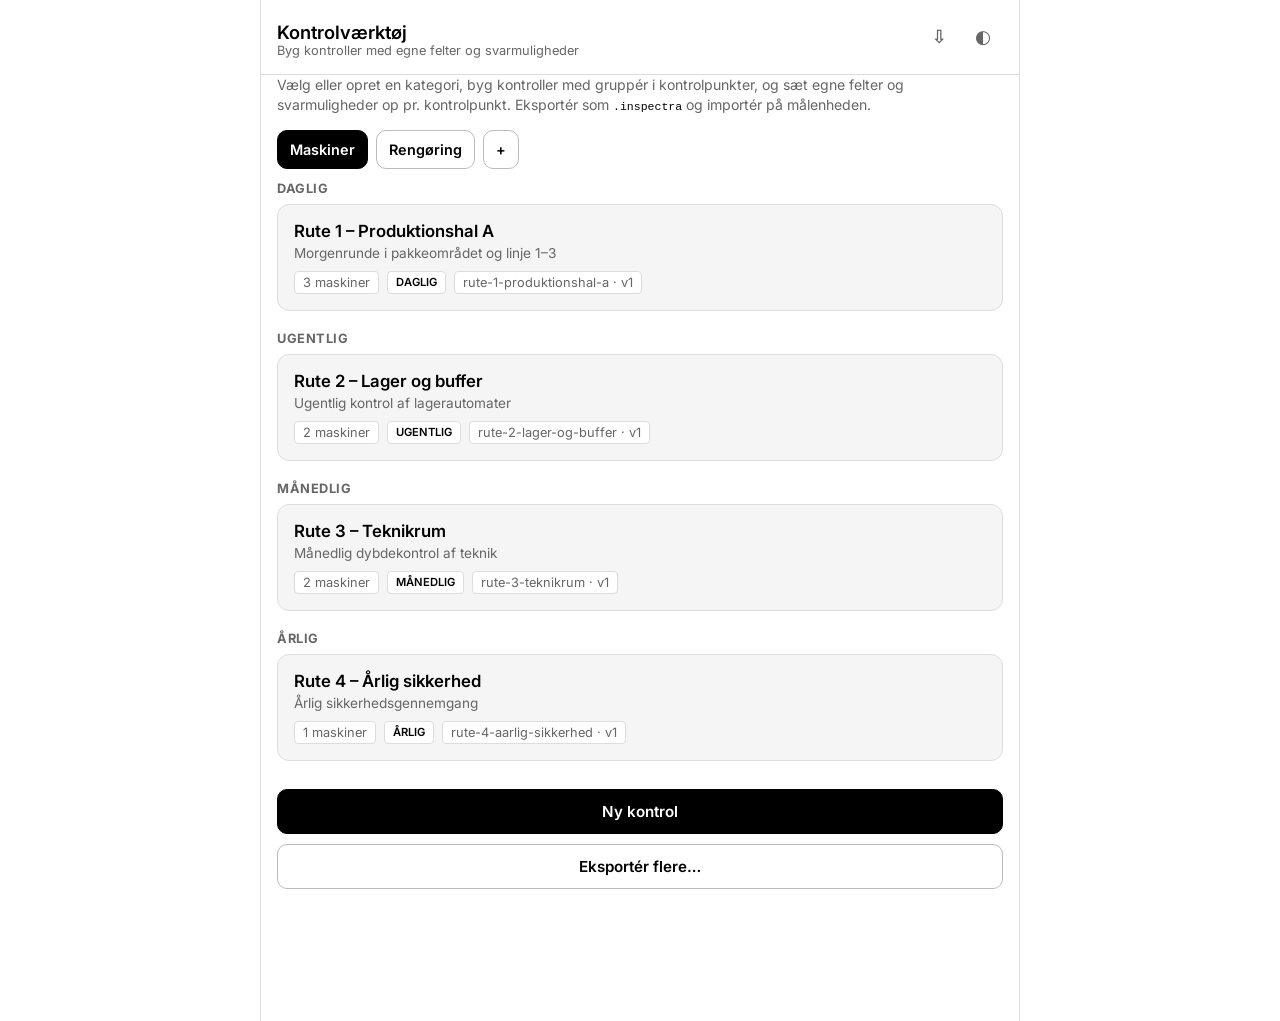
<file: builder.html>
<!DOCTYPE html>
<html lang="da" data-theme="dark">
<head>
  <meta charset="UTF-8" />
  <meta name="viewport" content="width=device-width, initial-scale=1, viewport-fit=cover" />
  <meta name="theme-color" content="#000000" />
  <meta name="apple-mobile-web-app-capable" content="yes" />
  <meta name="apple-mobile-web-app-status-bar-style" content="black-translucent" />
  <meta name="apple-mobile-web-app-title" content="Inspectra Byg" />
  <meta name="mobile-web-app-capable" content="yes" />
  <title>Inspectra – Kontrolværktøj</title>
  <link rel="manifest" href="manifest-builder.json" />
  <link rel="icon" href="data:image/svg+xml,%3Csvg xmlns='http://www.w3.org/2000/svg' viewBox='0 0 32 32'%3E%3Crect width='32' height='32' fill='%23000'/%3E%3Ctext x='16' y='22' text-anchor='middle' fill='%23fff' font-size='18' font-family='sans-serif'%3EI%3C/text%3E%3C/svg%3E" />
  <link rel="apple-touch-icon" href="src/icons/apple-touch-icon.png" />
  <link rel="stylesheet" href="css/styles.css" />
  <link rel="stylesheet" href="css/builder.css" />
  <link rel="preconnect" href="https://fonts.googleapis.com" />
  <link rel="preconnect" href="https://fonts.gstatic.com" crossorigin />
  <link href="https://fonts.googleapis.com/css2?family=Inter:wght@400;500;600;700&display=swap" rel="stylesheet" />
</head>
<body>
  <div id="update-banner" class="update-banner hidden">
    <span>Ny version klar</span>
    <button type="button" id="btn-update-reload" class="btn primary small">Genindlæs</button>
    <button type="button" id="btn-update-dismiss" class="btn ghost icon" title="Luk">×</button>
  </div>

  <div id="app">

    <header id="page-header" class="topbar sticky">
      <div class="flex-1">
        <h2>Kontrolværktøj</h2>
        <p class="sub">Byg kontroller med egne felter og svarmuligheder</p>
      </div>
      <div class="topbar-actions">
        <label class="btn ghost icon file-btn" title="Importér .inspectra">
          ⇩
          <input id="import-template-file" type="file" accept=".inspectra,application/json" />
        </label>
        <button type="button" id="btn-theme" class="btn ghost icon theme-toggle" title="Skift tema">◐</button>
      </div>
    </header>

    <section id="view-list">
      <p class="intro">Vælg eller opret en kategori, byg kontroller med gruppér i kontrolpunkter, og sæt egne felter og svarmuligheder op pr. kontrolpunkt. Eksportér som <code>.inspectra</code> og importér på målenheden.</p>
      <div class="category-bar" role="tablist" aria-label="Kategori" id="category-bar"></div>
      <div id="route-list" class="route-list"></div>
      <div class="list-actions">
        <button type="button" id="btn-new" class="btn primary full">Ny kontrol</button>
        <button type="button" id="btn-export-multi" class="btn secondary full">Eksportér flere…</button>
      </div>
    </section>

    <section id="view-editor" class="hidden">
      <header class="topbar sticky editor-nav">
        <button type="button" id="btn-back" class="btn ghost icon" title="Tilbage">←</button>
        <div class="flex-1">
          <h2 id="editor-title">Rediger kontrol</h2>
          <p class="sub" id="editor-sub"></p>
        </div>
        <button type="button" id="btn-theme-editor" class="btn ghost icon theme-toggle" title="Skift tema">◐</button>
      </header>
      <div id="editor-body" class="editor-body"></div>
    </section>

  </div>

  <div id="field-type-modal" class="modal hidden">
    <div class="modal-content" id="field-type-modal-body"></div>
  </div>

  <div id="answerset-modal" class="modal hidden">
    <div class="modal-content" id="answerset-modal-body"></div>
  </div>

  <div id="import-modal" class="modal hidden">
    <div class="modal-content" id="import-modal-body"></div>
  </div>

  <div id="export-modal" class="modal hidden">
    <div class="modal-content" id="export-modal-body"></div>
  </div>

  <div id="dialog-modal" class="modal hidden">
    <div class="modal-content" id="dialog-modal-body"></div>
  </div>

  <div id="toast" class="toast hidden" role="status"></div>

  <script type="module" src="js/builder.js"></script>
</body>
</html>
</file>
<file: css/styles.css>
/* ── Black / White theme with dark & light mode ───────────────────────── */

:root,
[data-theme="dark"] {
  --bg: #000000;
  --surface: #111111;
  --surface-2: #1a1a1a;
  --border: #333333;
  --border-strong: #555555;
  --text: #ffffff;
  --text-muted: #999999;
  --primary: #ffffff;
  --primary-text: #000000;
  --ok: #ffffff;
  --worn: #cccccc;
  --critical: #ffffff;
  --done: #22c55e;
  --done-bg: rgba(34, 197, 94, 0.14);
  --error: #ef4444;
  --error-bg: rgba(239, 68, 68, 0.14);
  --radius: 12px;
  --safe-bottom: env(safe-area-inset-bottom, 0px);
  --font: "Inter", system-ui, -apple-system, sans-serif;
}

[data-theme="light"] {
  --bg: #ffffff;
  --surface: #f5f5f5;
  --surface-2: #eeeeee;
  --border: #dddddd;
  --border-strong: #bbbbbb;
  --text: #000000;
  --text-muted: #666666;
  --primary: #000000;
  --primary-text: #ffffff;
  --ok: #000000;
  --worn: #444444;
  --critical: #000000;
  --done: #16a34a;
  --done-bg: rgba(22, 163, 74, 0.12);
  --error: #dc2626;
  --error-bg: rgba(220, 38, 38, 0.1);
}

*, *::before, *::after { box-sizing: border-box; margin: 0; padding: 0; }

html, body {
  height: 100%;
  font-family: var(--font);
  background: var(--bg);
  color: var(--text);
  -webkit-font-smoothing: antialiased;
  overscroll-behavior: none;
  transition: background 0.2s, color 0.2s;
}

#app {
  min-height: 100%;
  max-width: 480px;
  margin: 0 auto;
  position: relative;
}

.view {
  display: none;
  min-height: 100vh;
  padding-bottom: calc(90px + var(--safe-bottom));
  animation: fadeIn 0.2s ease;
}
.view.active { display: block; }

@keyframes fadeIn {
  from { opacity: 0; }
  to   { opacity: 1; }
}

/* ── Login ─────────────────────────────────────────── */
#view-login {
  display: none;
  align-items: center;
  justify-content: center;
  padding: 24px;
  min-height: 100vh;
}
#view-login.active { display: flex; }

.login-card {
  width: 100%;
  background: var(--surface);
  border-radius: 16px;
  padding: 32px 24px;
  border: 1px solid var(--border);
}

.logo { text-align: center; margin-bottom: 28px; }
.logo-mark {
  width: 52px; height: 52px;
  background: var(--text);
  color: var(--bg);
  border-radius: 12px;
  display: grid; place-items: center;
  font-weight: 700; font-size: 26px;
  margin: 0 auto 12px;
}
.logo h1 { font-size: 1.5rem; font-weight: 700; letter-spacing: -0.02em; }
.tagline { color: var(--text-muted); font-size: 0.85rem; margin-top: 4px; }

label { display: block; font-size: 0.8rem; color: var(--text-muted); margin-bottom: 6px; }
input[type="text"], input[type="email"], select, textarea {
  width: 100%;
  background: var(--bg);
  border: 1px solid var(--border);
  border-radius: 10px;
  padding: 12px 14px;
  color: var(--text);
  font-size: 1rem;
  outline: none;
  font-family: inherit;
}
input:focus, select:focus, textarea:focus {
  border-color: var(--text);
}
.hint { font-size: 0.75rem; color: var(--text-muted); margin: 8px 0 20px; }

/* ── Buttons ───────────────────────────────────────── */
.btn {
  display: inline-flex;
  align-items: center;
  justify-content: center;
  gap: 8px;
  border: 1px solid transparent;
  border-radius: 10px;
  font-family: inherit;
  font-weight: 600;
  font-size: 0.95rem;
  padding: 12px 18px;
  cursor: pointer;
  transition: background 0.15s, transform 0.1s, border-color 0.15s;
  text-decoration: none;
  color: inherit;
}
.btn:active { transform: scale(0.97); }
.btn.primary {
  background: var(--primary);
  color: var(--primary-text);
  border-color: var(--primary);
}
.btn:disabled { opacity: 0.35; pointer-events: none; }
.btn.secondary {
  background: transparent;
  color: var(--text);
  border-color: var(--border-strong);
}
.btn.ghost {
  background: transparent;
  color: var(--text-muted);
  border-color: transparent;
}
.btn.full { width: 100%; }
.btn.small { padding: 8px 14px; font-size: 0.85rem; }
.btn.icon { width: 40px; height: 40px; padding: 0; font-size: 1.15rem; }

.topbar-actions { display: flex; gap: 4px; }

/* ── Topbar ────────────────────────────────────────── */
.topbar {
  display: flex;
  align-items: center;
  gap: 12px;
  padding: calc(16px + env(safe-area-inset-top, 0px)) 16px 12px;
  background: var(--bg);
}
.topbar.sticky {
  position: sticky;
  top: 0;
  z-index: 20;
  border-bottom: 1px solid var(--border);
}
.topbar h2 { font-size: 1.15rem; font-weight: 600; }
.sub { font-size: 0.8rem; color: var(--text-muted); }
.flex-1 { flex: 1; min-width: 0; }

/* ── Category bar ──────────────────────────────────── */
.category-bar {
  display: flex;
  flex-wrap: wrap;
  gap: 8px;
  padding: 0 16px 12px;
}
.category-btn {
  flex: 0 1 auto;
  font-family: inherit;
  font-weight: 600;
  font-size: 0.9rem;
  padding: 10px 12px;
  border-radius: 10px;
  border: 1px solid var(--border-strong);
  background: transparent;
  color: var(--text);
  cursor: pointer;
}
.category-btn.active {
  background: var(--primary);
  color: var(--primary-text);
  border-color: var(--primary);
}
.category-btn.invalid {
  border-color: var(--error);
  color: var(--error);
}
.category-btn.invalid.active {
  background: var(--error);
  color: #ffffff;
  border-color: var(--error);
}
.category-bar-scroll {
  flex-wrap: nowrap;
  overflow-x: auto;
  overflow-y: hidden;
  scrollbar-width: none;
  -ms-overflow-style: none;
  scroll-snap-type: x proximity;
  padding: 0 16px 4px;
  margin-bottom: 12px;
  cursor: grab;
  -webkit-mask-image: linear-gradient(to right, transparent, black 16px, black calc(100% - 16px), transparent);
  mask-image: linear-gradient(to right, transparent, black 16px, black calc(100% - 16px), transparent);
}
.category-bar-scroll:active { cursor: grabbing; }
.category-bar-scroll.dragging {
  scroll-snap-type: none;
  scroll-behavior: auto;
  user-select: none;
}
.category-bar-scroll.dragging .category-btn { pointer-events: none; }
.category-bar-scroll::-webkit-scrollbar { display: none; }
.category-bar-scroll.fits { cursor: default; }
.category-bar-scroll.fits .category-btn { flex: 1 1 0; }
.category-bar-scroll .category-btn {
  flex: 0 0 auto;
  scroll-snap-align: start;
  border-radius: 999px;
  padding: 8px 16px;
  font-size: 0.85rem;
  white-space: nowrap;
}
.category-btn-wrap {
  position: relative;
  display: inline-flex;
}
.category-btn-delete {
  position: absolute;
  top: -6px;
  right: -6px;
  width: 18px;
  height: 18px;
  line-height: 16px;
  padding: 0;
  border-radius: 50%;
  border: 1px solid var(--border-strong);
  background: var(--surface);
  color: var(--text-muted);
  font-size: 0.75rem;
  cursor: pointer;
}
.category-btn-delete:hover {
  color: var(--text);
  border-color: var(--text);
}

.map-panel {
  padding: 0 16px 14px;
}
.map-panel img {
  display: block;
  width: 100%;
  height: auto;
}
.map-caption {
  margin-top: 8px;
  font-size: 0.75rem;
  color: var(--text-muted);
  text-align: center;
}

/* ── Schedule bar ──────────────────────────────────── */
.schedule-bar {
  display: flex;
  align-items: center;
  justify-content: space-between;
  padding: 0 16px 12px;
  gap: 12px;
}
.badge {
  font-size: 0.7rem;
  font-weight: 600;
  text-transform: uppercase;
  letter-spacing: 0.04em;
  padding: 4px 8px;
  border-radius: 4px;
  border: 1px solid var(--border);
  color: var(--text-muted);
}
#schedule-filter {
  flex: 1;
  max-width: 160px;
  padding: 8px 10px;
  font-size: 0.85rem;
}

/* ── Route list ────────────────────────────────────── */
.route-list { padding: 0 16px 24px; display: flex; flex-direction: column; gap: 10px; }

.route-group-heading {
  margin: 10px 0 -2px;
  font-size: 0.8rem;
  font-weight: 700;
  text-transform: uppercase;
  letter-spacing: 0.04em;
  color: var(--text-muted);
}
.route-group-heading:first-child { margin-top: 0; }

.route-card {
  background: var(--surface);
  border: 1px solid var(--border);
  border-radius: var(--radius);
  padding: 16px;
  cursor: pointer;
  transition: border-color 0.15s;
}
.route-card:active { border-color: var(--text); }
.route-card.done {
  border-color: var(--done);
  background: var(--done-bg);
}
.route-card .done-tag {
  background: var(--done);
  color: #000000;
  border-color: var(--done);
  font-weight: 700;
}
.route-card.invalid {
  border-color: var(--error);
  background: var(--error-bg);
}
.route-card .error-tag {
  background: var(--error);
  color: #ffffff;
  border-color: var(--error);
  font-weight: 700;
}
.route-card h3 { font-size: 1.05rem; margin-bottom: 4px; font-weight: 600; }
.route-meta {
  display: flex;
  flex-wrap: wrap;
  gap: 8px;
  margin-top: 10px;
  font-size: 0.8rem;
  color: var(--text-muted);
}
.route-meta span {
  background: var(--bg);
  padding: 3px 8px;
  border-radius: 4px;
  border: 1px solid var(--border);
}
.sched-tag {
  font-size: 0.7rem;
  font-weight: 600;
  padding: 2px 7px;
  border-radius: 3px;
  text-transform: uppercase;
  border: 1px solid var(--border-strong);
  color: var(--text);
}

/* ── Progress ──────────────────────────────────────── */
.progress-track {
  height: 3px;
  background: var(--surface);
  margin: 0 16px 8px;
  border-radius: 2px;
  overflow: hidden;
}
.progress-fill {
  height: 100%;
  background: var(--text);
  width: 0%;
  transition: width 0.3s ease;
}

/* ── Machine steps ─────────────────────────────────── */
.machine-steps { padding: 8px 16px 24px; display: flex; flex-direction: column; gap: 8px; }

.machine-card {
  display: flex;
  align-items: center;
  gap: 14px;
  background: var(--surface);
  border: 1px solid var(--border);
  border-radius: var(--radius);
  padding: 14px 16px;
  cursor: pointer;
}
.machine-card.done { border-color: var(--border-strong); }
.machine-card.critical { border-color: var(--text); border-width: 2px; }
.machine-card.worn { border-style: dashed; }

.machine-status {
  width: 34px; height: 34px;
  border-radius: 50%;
  display: grid; place-items: center;
  font-size: 0.85rem;
  font-weight: 700;
  flex-shrink: 0;
  background: var(--surface-2);
  color: var(--text-muted);
  border: 1px solid var(--border);
}
.machine-card.done .machine-status { background: var(--text); color: var(--bg); border-color: var(--text); }
.machine-card.worn .machine-status { border-color: var(--text-muted); color: var(--text); }
.machine-card.critical .machine-status { background: var(--text); color: var(--bg); }

.machine-info h3 { font-size: 0.95rem; font-weight: 600; }
.machine-info p { font-size: 0.78rem; color: var(--text-muted); margin-top: 2px; }

/* ── Check items ───────────────────────────────────── */
.check-items { padding: 12px 16px 100px; display: flex; flex-direction: column; gap: 14px; }

.check-item {
  background: var(--surface);
  border: 1px solid var(--border);
  border-radius: var(--radius);
  padding: 16px;
}
.check-item h4 { font-size: 0.95rem; margin-bottom: 0; font-weight: 600; }

.check-head {
  display: flex;
  align-items: flex-start;
  gap: 12px;
  margin-bottom: 12px;
}
.check-head h4 { flex: 1; min-width: 0; }
.check-guide {
  width: 72px;
  height: 72px;
  border-radius: 8px;
  object-fit: cover;
  flex-shrink: 0;
  border: 1px solid var(--border);
  cursor: pointer;
  background: var(--bg);
}

.machine-thumb {
  width: 44px;
  height: 44px;
  border-radius: 8px;
  object-fit: cover;
  flex-shrink: 0;
  border: 1px solid var(--border);
  background: var(--bg);
}

.machine-guide {
  padding: 0 16px 12px;
}
.machine-guide img {
  display: block;
  width: 100%;
  max-height: 180px;
  object-fit: cover;
  border-radius: var(--radius);
  border: 1px solid var(--border);
  cursor: pointer;
  background: var(--bg);
}

.draft-banner {
  font-size: 0.78rem;
  color: var(--text-muted);
  text-align: center;
  padding: 4px 8px 8px;
}

.guide-lightbox {
  position: fixed;
  inset: 0;
  z-index: 200;
  background: rgba(0, 0, 0, 0.85);
  display: flex;
  align-items: center;
  justify-content: center;
  padding: 16px;
  cursor: pointer;
}
.guide-lightbox.hidden { display: none; }
.guide-lightbox img {
  max-width: 100%;
  max-height: 100%;
  object-fit: contain;
  border-radius: 8px;
}

.status-row {
  display: grid;
  grid-template-columns: 1fr 1fr 1fr;
  gap: 8px;
  margin-bottom: 12px;
}
.status-btn {
  padding: 10px 6px;
  border-radius: 8px;
  border: 1px solid var(--border);
  background: transparent;
  color: var(--text-muted);
  font-family: inherit;
  font-weight: 600;
  font-size: 0.8rem;
  cursor: pointer;
  transition: all 0.15s;
}
.status-btn.active {
  background: var(--text);
  border-color: var(--text);
  color: var(--bg);
}

.note-area {
  margin-top: 8px;
  display: none;
}
.note-area.visible { display: block; }
.note-area textarea {
  min-height: 70px;
  resize: vertical;
  margin-bottom: 10px;
}
.photo-row {
  display: flex;
  align-items: center;
  gap: 10px;
}
.photo-thumb {
  width: 56px; height: 56px;
  border-radius: 8px;
  object-fit: cover;
  background: var(--bg);
  border: 1px solid var(--border);
}
.photo-thumb.empty {
  display: grid; place-items: center;
  color: var(--text-muted);
  font-size: 0.7rem;
}
.flag-row {
  display: flex;
  align-items: center;
  gap: 8px;
  margin-top: 10px;
  font-size: 0.85rem;
  font-weight: 600;
}
.flag-row input { width: 18px; height: 18px; accent-color: var(--text); }

/* ── Bottom bar ────────────────────────────────────── */
.bottom-bar {
  position: fixed;
  bottom: 0;
  left: 50%;
  transform: translateX(-50%);
  width: 100%;
  max-width: 480px;
  padding: 12px 16px calc(12px + var(--safe-bottom));
  background: var(--bg);
  border-top: 1px solid var(--border);
  z-index: 30;
}
.bottom-bar.stacked { display: flex; flex-direction: column; gap: 8px; }
.point-nav {
  display: flex;
  align-items: center;
  gap: 8px;
  width: 100%;
}
.point-nav .btn { flex: 1; }
.point-nav-label {
  flex: 0 0 auto;
  min-width: 3.5rem;
  text-align: center;
  font-size: 0.85rem;
  color: var(--text-muted);
  white-space: nowrap;
}

/* ── Summary ───────────────────────────────────────── */
.summary-card {
  margin: 16px;
  background: var(--surface);
  border-radius: var(--radius);
  border: 1px solid var(--border);
  padding: 20px;
}
.summary-card h3 { margin-bottom: 14px; font-weight: 600; }
.summary-stat {
  display: flex;
  justify-content: space-between;
  padding: 9px 0;
  border-bottom: 1px solid var(--border);
  font-size: 0.9rem;
}
.summary-stat:last-child { border-bottom: none; }
.stat-ok, .stat-worn, .stat-critical { font-weight: 600; }

/* ── Modal ─────────────────────────────────────────── */
.modal {
  position: fixed;
  inset: 0;
  background: rgba(0,0,0,0.75);
  display: flex;
  align-items: flex-end;
  justify-content: center;
  z-index: 100;
  padding: 0;
}
[data-theme="light"] .modal { background: rgba(0,0,0,0.45); }
.modal.hidden { display: none; }
.modal-content {
  background: var(--surface);
  border-radius: 16px 16px 0 0;
  width: 100%;
  max-width: 480px;
  padding: 24px 20px calc(20px + var(--safe-bottom));
  border-top: 1px solid var(--border);
}
.modal-content h3 { margin-bottom: 16px; }
.photo-preview {
  width: 100%;
  aspect-ratio: 4/3;
  background: var(--bg);
  border-radius: 10px;
  display: grid;
  place-items: center;
  overflow: hidden;
  margin-bottom: 16px;
  border: 1px solid var(--border);
}
.photo-preview img {
  width: 100%; height: 100%; object-fit: cover;
}
.photo-preview .placeholder { color: var(--text-muted); font-size: 0.9rem; }
.modal-actions { display: flex; gap: 10px; }
.modal-actions .btn { flex: 1; }
.dialog-message { margin-bottom: 16px; white-space: pre-line; }
#dialog-modal-body input[type="text"] { margin-bottom: 16px; }
.photo-actions { flex-wrap: wrap; }
.photo-actions .file-btn { flex: 1 1 calc(50% - 5px); }
.photo-actions #btn-photo-done { flex: 1 1 100%; }
.file-btn {
  position: relative;
  overflow: hidden;
}
.file-btn input {
  position: absolute;
  inset: 0;
  opacity: 0;
  width: 100%;
  height: 100%;
  cursor: pointer;
  font-size: 16px;
}
.hidden { display: none !important; }

@media (min-width: 481px) {
  #app { border-left: 1px solid var(--border); border-right: 1px solid var(--border); }
}

/* ── Generic field grid (execution + read-only preview) ───────────────── */
.point-card {
  background: var(--surface);
  border: 1px solid var(--border);
  border-radius: var(--radius);
  padding: 16px;
}
.point-card h4 { font-size: 0.95rem; font-weight: 600; margin-bottom: 12px; }

.field-grid {
  display: grid;
  gap: 12px;
  margin-bottom: 12px;
}
.field-grid[data-cols="2"] { grid-template-columns: 1fr 1fr; }
.field-grid[data-cols="3"] { grid-template-columns: 1fr 1fr 1fr; }
@media (max-width: 420px) {
  .field-grid[data-cols="2"],
  .field-grid[data-cols="3"] { grid-template-columns: 1fr; }
}

.field-cell { min-width: 0; }
.field-label {
  display: flex;
  align-items: center;
  gap: 4px;
  font-size: 0.8rem;
  color: var(--text-muted);
  margin-bottom: 6px;
}
.field-required-mark { color: var(--critical); }
.field-empty-note {
  font-size: 0.78rem;
  color: var(--text-muted);
  font-style: italic;
}
.field-unit {
  font-size: 0.8rem;
  color: var(--text-muted);
  margin-left: 6px;
}
.field-heading h4 { font-size: 1rem; font-weight: 700; margin: 4px 0; }
.field-reference-image img {
  display: block;
  width: 100%;
  max-height: 220px;
  object-fit: cover;
  border-radius: 10px;
  border: 1px solid var(--border);
  cursor: pointer;
  background: var(--bg);
}

.status-row-2 { grid-template-columns: 1fr 1fr; }
.status-row-wrap {
  display: flex;
  flex-wrap: wrap;
  gap: 8px;
}
.status-row-wrap .status-btn { flex: 1 1 auto; }

.photo-thumb {
  position: relative;
  width: 56px;
  height: 56px;
  flex-shrink: 0;
  border-radius: 8px;
  overflow: hidden;
  background: var(--bg);
  border: 1px solid var(--border);
}
.photo-thumb img { width: 100%; height: 100%; object-fit: cover; display: block; cursor: pointer; }
.photo-thumb-remove {
  position: absolute;
  top: 2px;
  right: 2px;
  width: 18px;
  height: 18px;
  border-radius: 50%;
  background: rgba(0, 0, 0, 0.65);
  color: #fff;
  border: none;
  font-size: 12px;
  line-height: 1;
  cursor: pointer;
  display: grid;
  place-items: center;
}
.photo-field-actions { display: flex; gap: 8px; flex-wrap: wrap; }

.field-signature { grid-column: 1 / -1; }
.signature-pad {
  width: 100%;
  aspect-ratio: 3/1;
  background: var(--bg);
  border: 1px dashed var(--border-strong);
  border-radius: 10px;
  overflow: hidden;
  touch-action: none;
}
.signature-pad canvas,
.signature-pad img { width: 100%; height: 100%; display: block; object-fit: contain; }
.signature-actions { margin-top: 8px; }

/* ── View toggle (Oversigt / Punktvisning / Begge) ─────────────────────── */
.view-toggle {
  display: flex;
  gap: 6px;
  padding: 0 16px 10px;
}
.view-toggle-btn {
  flex: 1;
  font-family: inherit;
  font-weight: 600;
  font-size: 0.8rem;
  padding: 8px 10px;
  border-radius: 8px;
  border: 1px solid var(--border-strong);
  background: transparent;
  color: var(--text);
  cursor: pointer;
}
.view-toggle-btn.active {
  background: var(--primary);
  color: var(--primary-text);
  border-color: var(--primary);
}

/* ── History ───────────────────────────────────────────────────────────── */
.history-list { padding: 0 16px 24px; display: flex; flex-direction: column; gap: 10px; }
.history-card {
  background: var(--surface);
  border: 1px solid var(--border);
  border-radius: var(--radius);
  padding: 14px 16px;
  cursor: pointer;
}
.history-card h3 { font-size: 1rem; font-weight: 600; margin-bottom: 4px; }
.history-card .route-meta { margin-top: 6px; }

/* ── Import / install-conflict modal ─────────────────────────────────────── */
.install-conflict { display: flex; flex-direction: column; gap: 4px; margin-bottom: 16px; }

/* ── Update-available banner ──────────────────────────────────────────────── */
.update-banner {
  position: fixed;
  top: 0;
  left: 50%;
  transform: translateX(-50%);
  width: 100%;
  max-width: 480px;
  display: flex;
  align-items: center;
  gap: 10px;
  padding: calc(10px + env(safe-area-inset-top, 0px)) 12px 10px;
  background: var(--text);
  color: var(--bg);
  z-index: 60;
  font-size: 0.85rem;
  font-weight: 600;
}
.update-banner span { flex: 1; min-width: 0; }
.update-banner .btn.primary { background: var(--bg); color: var(--text); border-color: var(--bg); }
.update-banner .btn.ghost.icon { width: 30px; height: 30px; font-size: 1rem; color: var(--bg); }
</file>
<file: css/builder.css>
/* Desktop-wide shell on top of Inspectra tokens */

#app {
  max-width: 760px;
  padding-bottom: calc(108px + var(--safe-bottom));
}

.update-banner { max-width: 760px; }

.intro {
  padding: 0 16px 14px;
  font-size: 0.88rem;
  color: var(--text-muted);
  line-height: 1.45;
}
.intro code {
  font-size: 0.82em;
  color: var(--text);
}

.list-actions {
  padding: 4px 16px 24px;
  display: flex;
  flex-direction: column;
  gap: 10px;
}

.editor-nav {
  padding-top: 8px;
}

.editor-body {
  padding: 8px 16px 24px;
  display: flex;
  flex-direction: column;
  gap: 16px;
}

.form-card,
.item-card {
  background: var(--surface);
  border: 1px solid var(--border);
  border-radius: var(--radius);
  padding: 16px;
}

.form-grid {
  display: grid;
  gap: 14px;
}

.form-row-2 {
  display: grid;
  gap: 14px;
}
@media (min-width: 640px) {
  .form-row-2 {
    grid-template-columns: 1fr 1fr;
  }
}

.field textarea {
  min-height: 72px;
  resize: vertical;
}

.section-head {
  display: flex;
  align-items: center;
  justify-content: space-between;
  gap: 12px;
}
.section-head h3 {
  font-size: 0.95rem;
  font-weight: 600;
}

.item-list {
  display: flex;
  flex-direction: column;
  gap: 10px;
}

.item-card {
  padding: 0;
}
.item-card > summary {
  list-style: none;
  display: flex;
  align-items: center;
  gap: 10px;
  padding: 14px 16px;
  cursor: pointer;
  font-weight: 600;
  font-size: 0.95rem;
}
.item-card > summary::-webkit-details-marker { display: none; }
.item-card > summary::before {
  content: "▸";
  color: var(--text-muted);
  font-size: 0.8rem;
  width: 1em;
}
.item-card[open] > summary::before { content: "▾"; }
.item-title {
  flex: 1;
  min-width: 0;
  overflow: hidden;
  text-overflow: ellipsis;
  white-space: nowrap;
}
.item-title.empty {
  color: var(--error);
  font-weight: 500;
}

input.invalid,
select.invalid,
textarea.invalid,
.field-slot-empty.invalid,
.answerset-picker.invalid select {
  border-color: var(--error) !important;
}
.item-tools {
  display: flex;
  gap: 4px;
  flex-shrink: 0;
}
.item-tools .btn.icon {
  width: 34px;
  height: 34px;
  font-size: 0.95rem;
}

.item-fields {
  padding: 0 16px 16px;
  display: grid;
  gap: 12px;
  border-top: 1px solid var(--border);
  padding-top: 14px;
}

.checks-label {
  font-size: 0.8rem;
  color: var(--text-muted);
  margin-bottom: 6px;
}

.check-row {
  display: flex;
  gap: 8px;
  margin-bottom: 8px;
  align-items: center;
}
.check-row input[type="text"] { flex: 1; min-width: 0; }

.photo-pick {
  position: relative;
  display: block;
  border: 1px dashed var(--border-strong);
  border-radius: 10px;
  overflow: hidden;
  cursor: pointer;
  background: var(--bg);
}
.photo-pick.has-img { border-style: solid; }
.photo-pick input[type="file"] {
  position: absolute;
  inset: 0;
  opacity: 0;
  width: 100%;
  height: 100%;
  cursor: pointer;
  font-size: 16px;
}
.photo-pick-empty {
  display: flex;
  flex-direction: column;
  align-items: center;
  justify-content: center;
  gap: 6px;
  min-height: 88px;
  color: var(--text);
  padding: 8px;
  text-align: center;
}
.photo-pick-label {
  font-size: 0.85rem;
  font-weight: 600;
  color: var(--text-muted);
}
.upload-icon {
  width: 28px;
  height: 28px;
  display: block;
  flex-shrink: 0;
}
.photo-pick img {
  display: block;
  width: 100%;
  max-height: 180px;
  object-fit: cover;
}
.photo-pick.sm {
  width: 44px;
  height: 44px;
  flex-shrink: 0;
  border-radius: 8px;
}
.photo-pick.sm .photo-pick-empty {
  min-height: 0;
  height: 100%;
  padding: 0;
}
.photo-pick.sm .upload-icon {
  width: 22px;
  height: 22px;
}
.photo-pick.sm img {
  width: 44px;
  height: 44px;
  max-height: none;
}

.field .btn.ghost.small {
  margin-top: 8px;
}
.check-row .btn.icon {
  width: 42px;
  height: 42px;
  flex-shrink: 0;
}

.presets {
  display: flex;
  flex-wrap: wrap;
  gap: 6px;
  margin-top: 8px;
}
.chip {
  font-family: inherit;
  font-size: 0.75rem;
  font-weight: 600;
  padding: 6px 10px;
  border-radius: 999px;
  border: 1px dashed var(--border-strong);
  background: transparent;
  color: var(--text-muted);
  cursor: pointer;
}
.chip:active { transform: scale(0.97); }

.editor-danger {
  padding-top: 4px;
}

.export-bar {
  position: fixed;
  bottom: 0;
  left: 50%;
  transform: translateX(-50%);
  width: 100%;
  max-width: 760px;
  padding: 10px 16px calc(12px + var(--safe-bottom));
  background: var(--bg);
  border-top: 1px solid var(--border);
  z-index: 30;
}
.export-status {
  font-size: 0.78rem;
  color: var(--text-muted);
  margin-bottom: 8px;
  min-height: 1.1em;
}
.export-status.ok { color: var(--text); }
.export-actions {
  display: flex;
  flex-wrap: wrap;
  gap: 8px;
  align-items: center;
}
.export-actions .btn { flex: 1 1 auto; }
.export-actions #btn-restore { flex: 1 1 100%; }

.toast {
  position: fixed;
  left: 50%;
  bottom: calc(118px + var(--safe-bottom));
  transform: translateX(-50%);
  background: var(--text);
  color: var(--bg);
  padding: 10px 16px;
  border-radius: 8px;
  font-weight: 600;
  font-size: 0.85rem;
  z-index: 50;
  white-space: nowrap;
}

@media (min-width: 520px) {
  .export-actions #btn-restore { flex: 0 1 auto; }
}

@media (min-width: 761px) {
  #app {
    border-left: 1px solid var(--border);
    border-right: 1px solid var(--border);
  }
}

/* ── Template header (Reference-ID / version) ─────────────────────────── */
.template-meta {
  display: flex;
  flex-wrap: wrap;
  gap: 6px;
  margin-top: 4px;
  font-size: 0.75rem;
  color: var(--text-muted);
}
.template-meta span {
  background: var(--surface-2);
  padding: 2px 7px;
  border-radius: 4px;
  border: 1px solid var(--border);
}
.ref-id-locked {
  display: flex;
  align-items: center;
  gap: 8px;
  background: var(--bg);
  border: 1px solid var(--border);
  border-radius: 10px;
  padding: 12px 14px;
  font-size: 0.95rem;
  color: var(--text-muted);
}

/* ── Kontrolpunkt grid editor ──────────────────────────────────────────── */
.point-card {
  background: var(--bg);
  border: 1px solid var(--border);
  border-radius: 10px;
  padding: 12px;
}
.point-head {
  display: flex;
  align-items: center;
  gap: 8px;
  margin-bottom: 10px;
}
.point-head input[type="text"] { flex: 1; min-width: 0; }
.point-head .btn.icon { width: 34px; height: 34px; font-size: 0.9rem; flex-shrink: 0; }

.row-strip {
  display: flex;
  gap: 8px;
  margin-bottom: 8px;
  align-items: stretch;
}
.row-tools {
  display: flex;
  flex-direction: column;
  gap: 2px;
  flex-shrink: 0;
}
.row-tools .btn.icon { width: 26px; height: 22px; font-size: 0.7rem; }

/* ── Drag handles & reordering ─────────────────────────────────────────── */
.drag-handle {
  flex-shrink: 0;
  display: inline-flex;
  align-items: center;
  justify-content: center;
  width: 26px;
  height: 26px;
  color: var(--text-muted);
  cursor: grab;
  touch-action: none;
  user-select: none;
}
.drag-handle:active { cursor: grabbing; }
.item-card > summary .drag-handle { width: 22px; }
.row-tools .drag-handle { width: 26px; height: 20px; font-size: 0.85rem; }

[data-drag-group].dragging,
[data-drag-point].dragging,
[data-drag-row].dragging {
  opacity: 0.4;
}

.drop-indicator {
  height: 3px;
  flex-shrink: 0;
  margin: -1px 0;
  border-radius: 2px;
  background: var(--accent, #2563eb);
  box-shadow: 0 0 0 3px color-mix(in srgb, var(--accent, #2563eb) 25%, transparent);
  pointer-events: none;
}

.drag-preview {
  position: fixed;
  top: 0;
  left: 0;
  z-index: 1000;
  display: flex;
  align-items: center;
  gap: 6px;
  padding: 6px 12px;
  background: var(--primary);
  color: var(--primary-text);
  border-radius: 8px;
  font-size: 0.85rem;
  font-weight: 600;
  box-shadow: 0 4px 12px rgba(0, 0, 0, 0.25);
  white-space: nowrap;
  pointer-events: none;
}
.drag-preview-icon { opacity: 0.7; }

body.dragging-active {
  cursor: grabbing !important;
  user-select: none;
}
body.dragging-active * {
  cursor: grabbing !important;
}

.field-cell-editor {
  flex: 1;
  min-width: 0;
  background: var(--surface);
  border: 1px solid var(--border);
  border-radius: 8px;
  padding: 10px;
}
.field-cell-editor .field-cell-head {
  display: flex;
  align-items: center;
  gap: 6px;
  margin-bottom: 8px;
  font-size: 0.78rem;
  color: var(--text-muted);
}
.field-cell-editor .field-cell-head .type-icon {
  width: 20px; height: 20px;
  border-radius: 5px;
  background: var(--surface-2);
  display: grid; place-items: center;
  font-size: 0.75rem;
  flex-shrink: 0;
}
.field-cell-editor input[type="text"],
.field-cell-editor select {
  padding: 8px 10px;
  font-size: 0.9rem;
  margin-bottom: 6px;
}
.field-cell-editor .required-toggle {
  display: flex;
  align-items: center;
  gap: 6px;
  font-size: 0.78rem;
  color: var(--text-muted);
}
.field-cell-editor .required-toggle input { width: 15px; height: 15px; accent-color: var(--text); }

.field-slot-empty {
  flex: 1;
  min-height: 64px;
  border: 1px dashed var(--border-strong);
  border-radius: 8px;
  background: transparent;
  color: var(--text-muted);
  font-family: inherit;
  font-size: 0.82rem;
  font-weight: 600;
  cursor: pointer;
}

.column-picker {
  display: flex;
  gap: 6px;
}
.column-picker button {
  flex: 1;
  padding: 8px;
  border-radius: 8px;
  border: 1px solid var(--border-strong);
  background: transparent;
  color: var(--text);
  font-family: inherit;
  font-weight: 600;
  cursor: pointer;
}

.field-type-picker {
  display: grid;
  grid-template-columns: repeat(auto-fill, minmax(120px, 1fr));
  gap: 8px;
}
.field-type-picker .chip {
  border-style: solid;
  display: flex;
  align-items: center;
  gap: 6px;
  justify-content: flex-start;
  padding: 10px;
}
.field-type-picker .chip .type-icon { font-size: 1rem; }

/* ── AnswerSet editor ──────────────────────────────────────────────────── */
.answerset-editor .option-row {
  display: flex;
  gap: 8px;
  align-items: center;
  margin-bottom: 8px;
}
.export-category-heading {
  font-size: 0.75rem;
  font-weight: 700;
  text-transform: uppercase;
  letter-spacing: 0.04em;
  color: var(--text-muted);
  margin: 14px 0 6px;
}
.export-category-heading:first-child { margin-top: 0; }
.answerset-editor .option-row.invalid {
  opacity: 0.7;
  cursor: not-allowed;
}
.answerset-editor .option-row.invalid .error-tag {
  margin-left: auto;
  background: var(--error);
  color: #ffffff;
  font-size: 0.7rem;
  font-weight: 700;
  padding: 2px 7px;
  border-radius: 3px;
  flex-shrink: 0;
}
.answerset-editor .option-row input[type="text"] { flex: 1; min-width: 0; }
.answerset-picker {
  display: flex;
  gap: 8px;
  align-items: center;
  margin-bottom: 6px;
}
.answerset-picker select { flex: 1; min-width: 0; }
</file>
